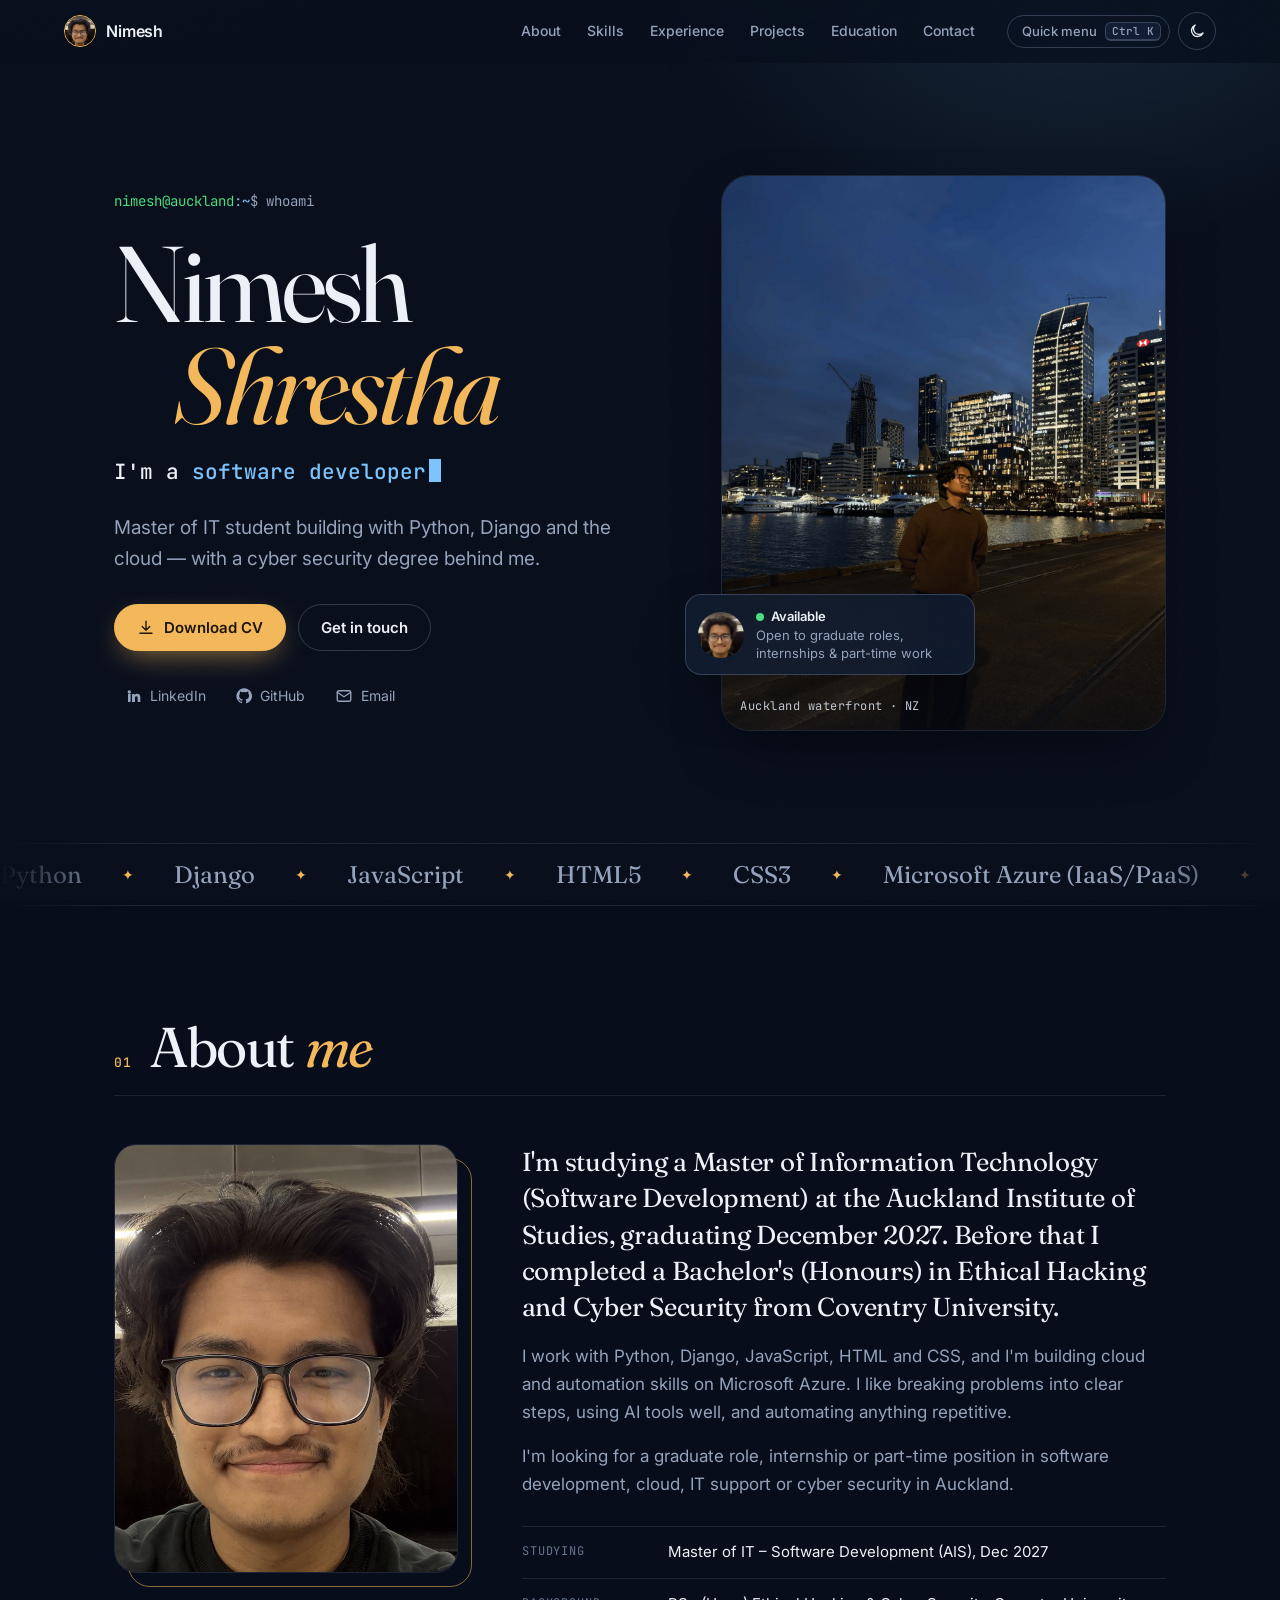
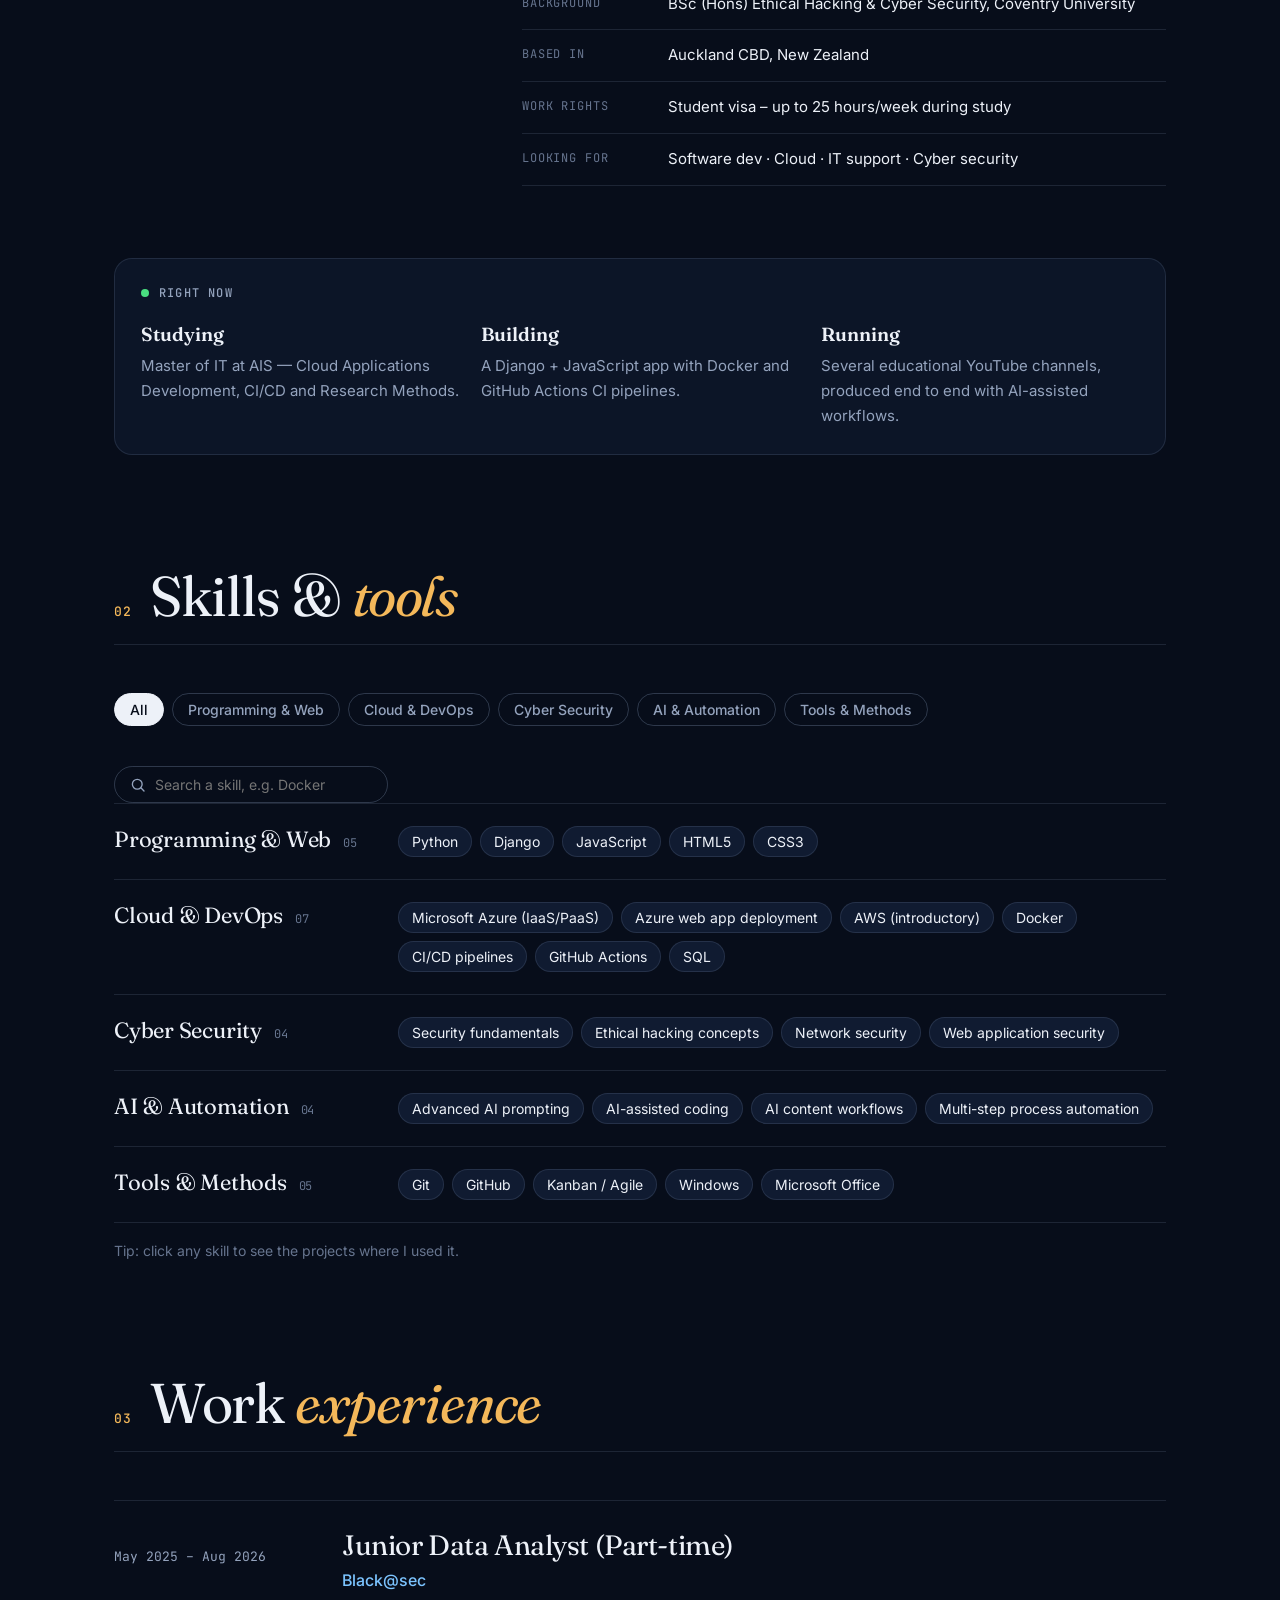
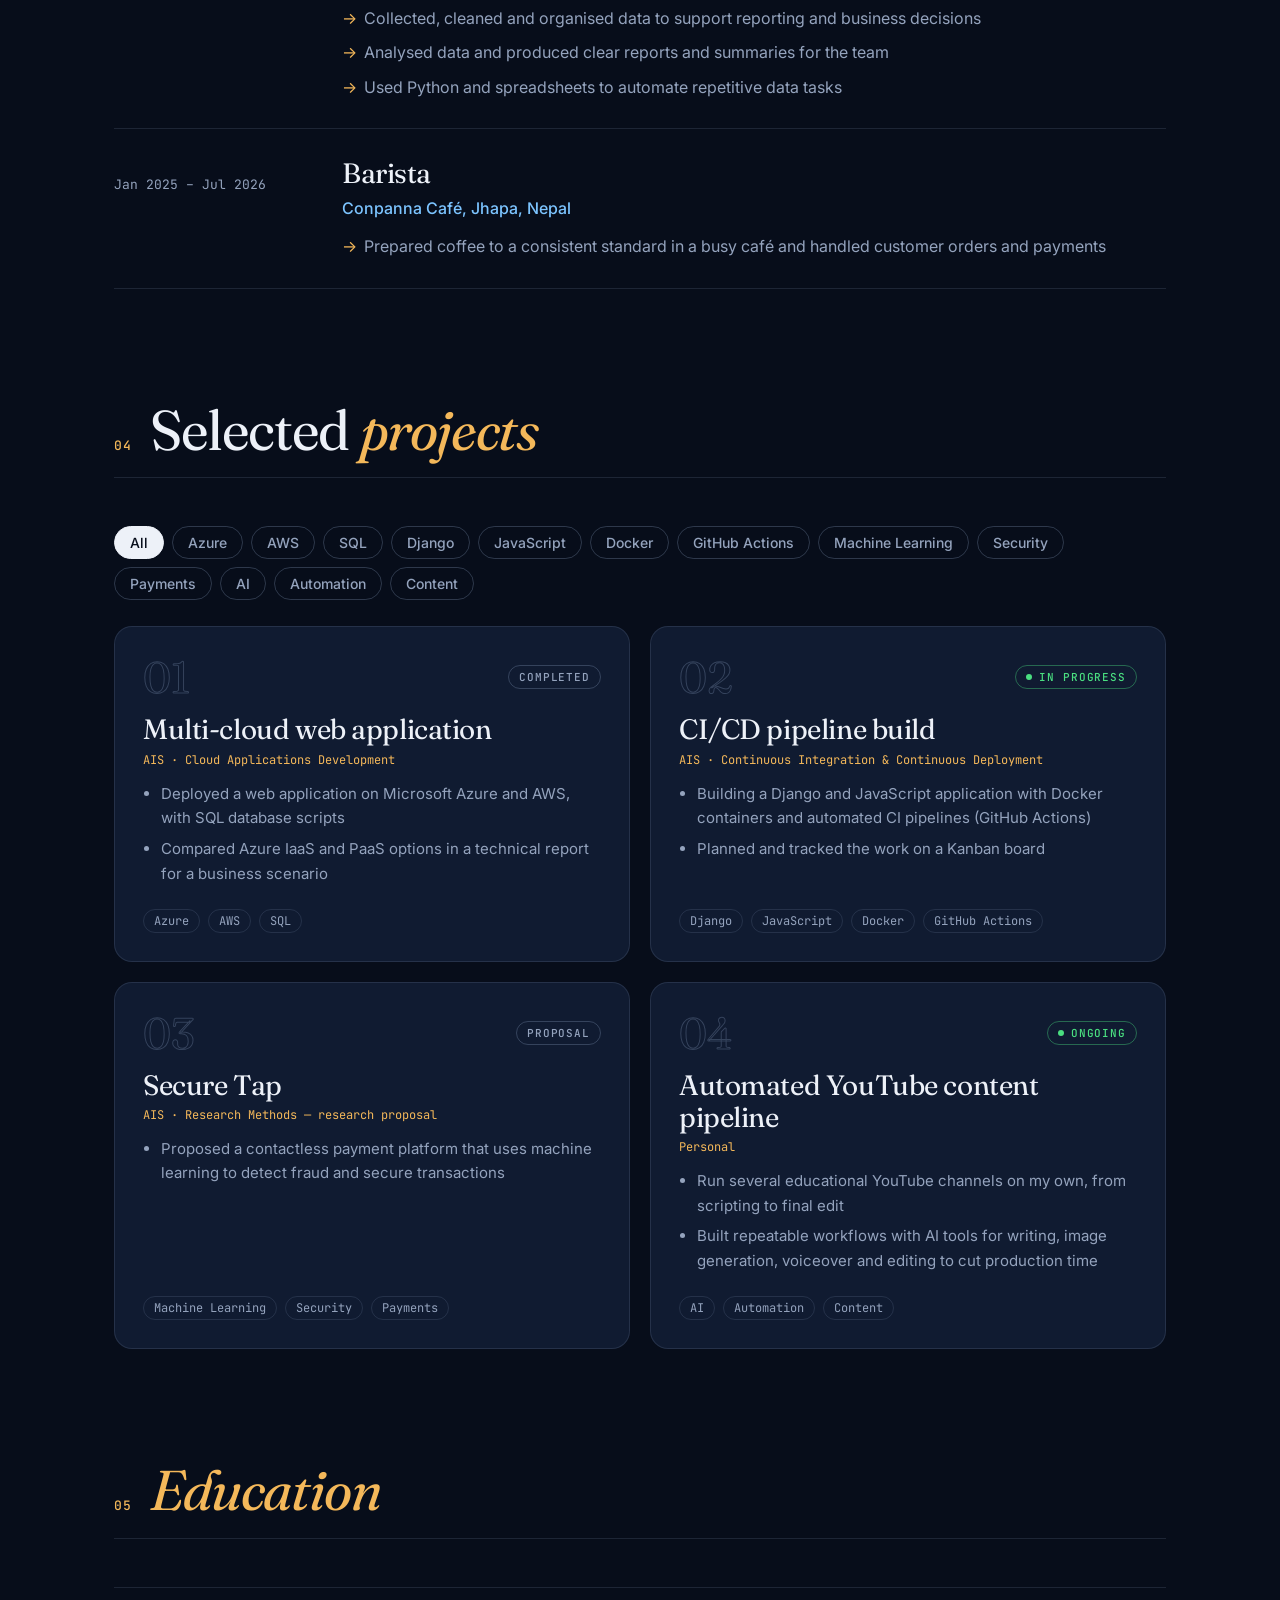
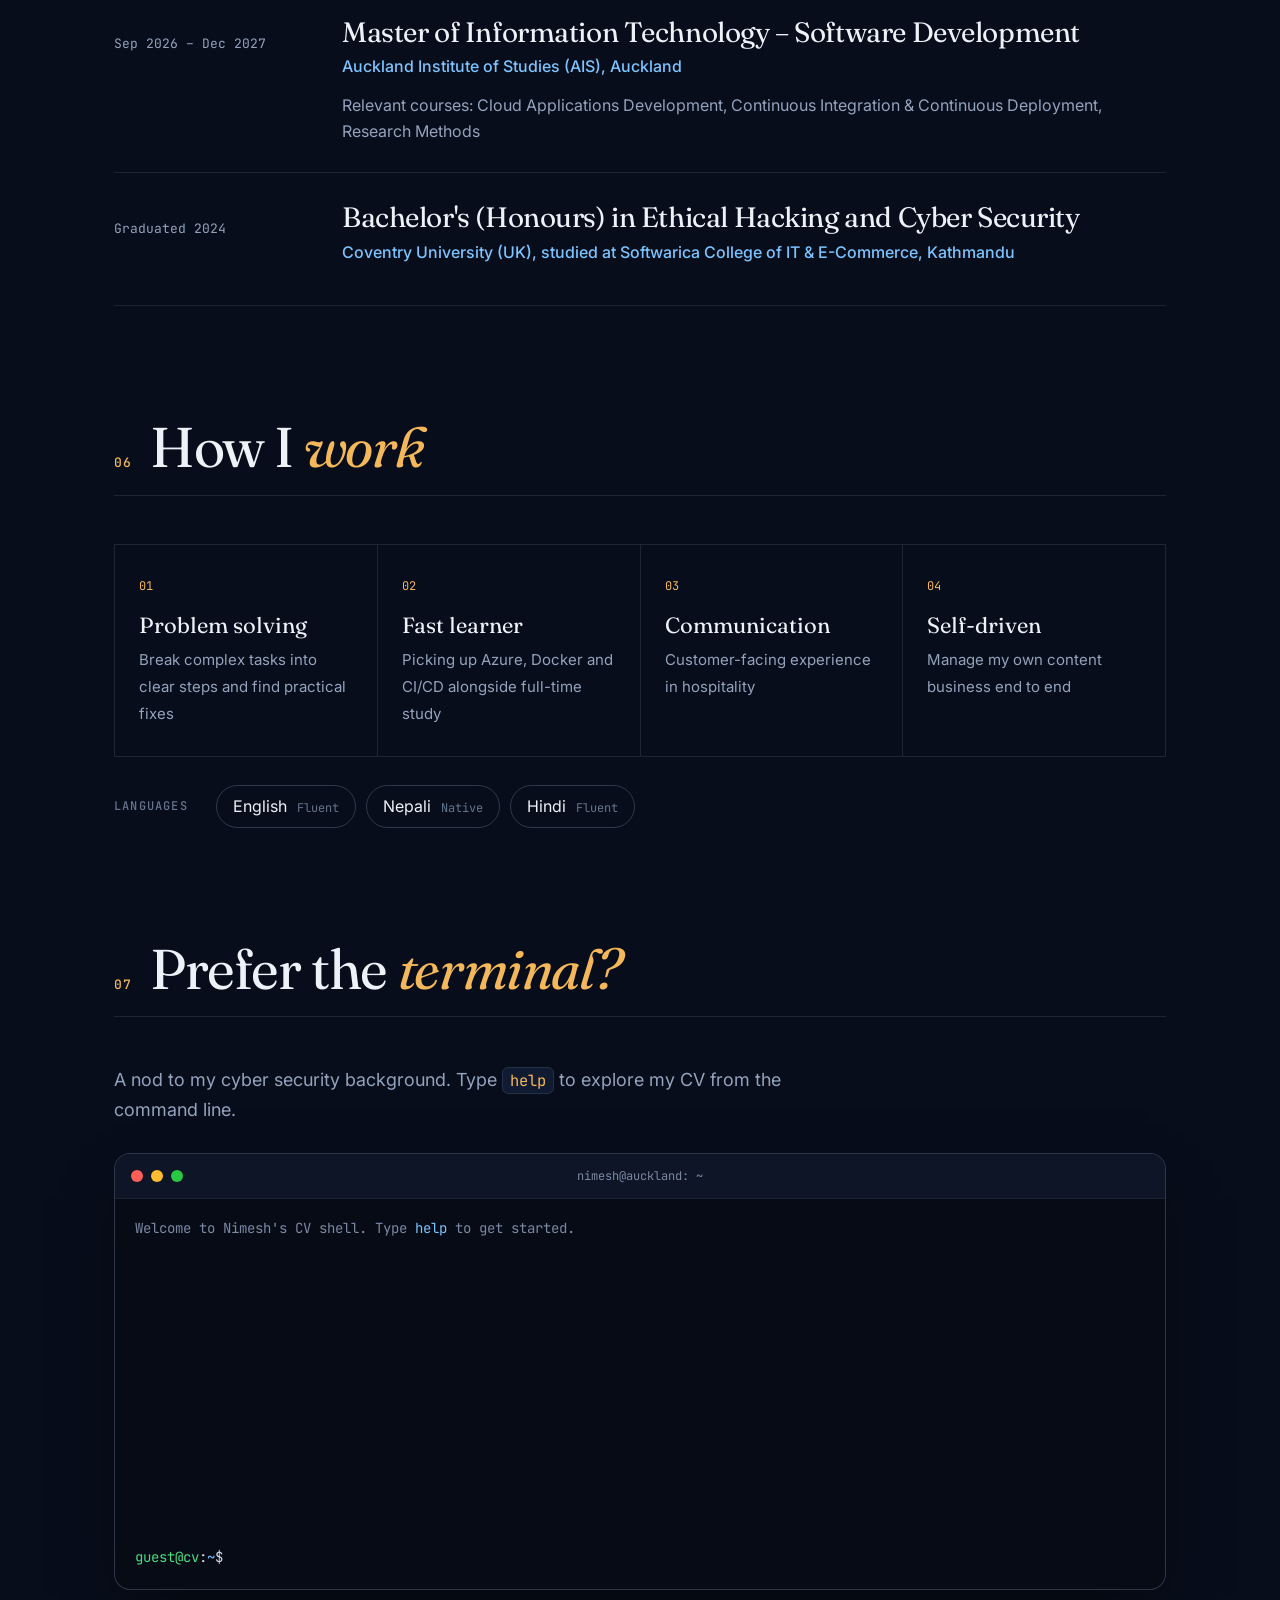
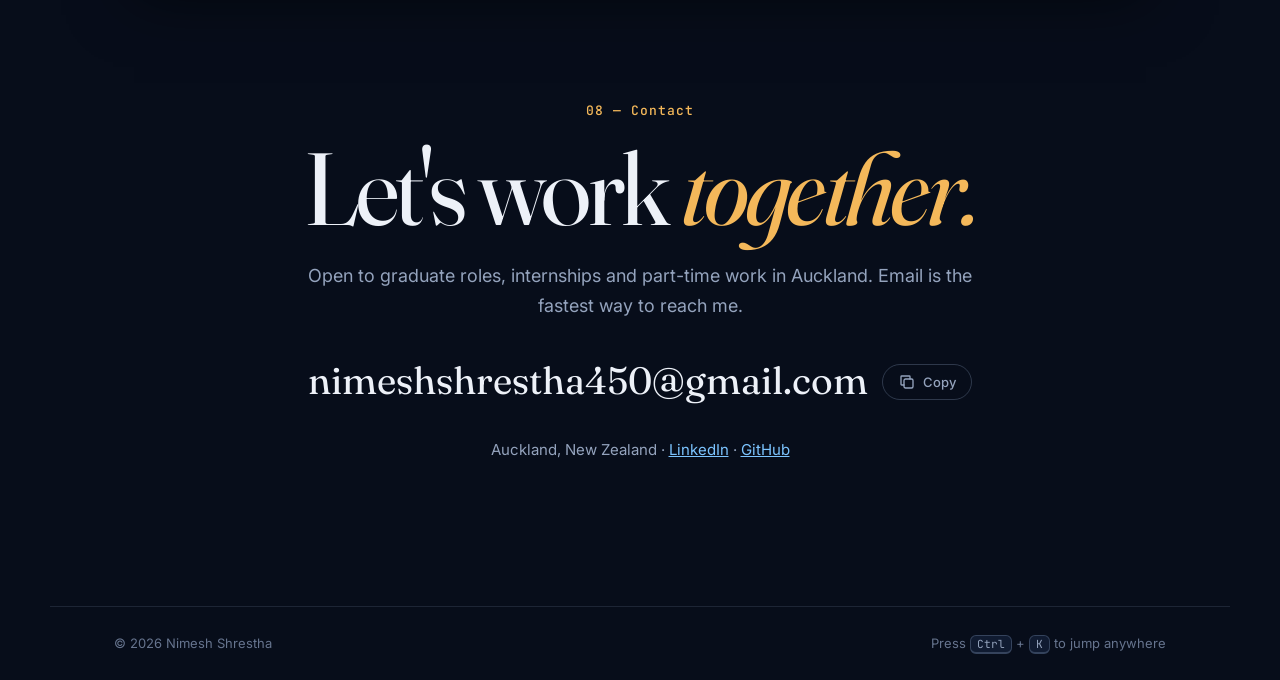
<file: index.html>
<!doctype html>
<html lang="en" data-theme="dark">
<head>
  <meta charset="utf-8">
  <meta name="viewport" content="width=device-width, initial-scale=1">
  <title>Nimesh Shrestha · Software Developer · Auckland</title>
  <meta name="description" content="Nimesh Shrestha – Master of IT (Software Development) student in Auckland with a cyber security degree. Python, Django, JavaScript, Azure, AWS, Docker, CI/CD.">
  <meta name="theme-color" content="#070d1a">
  <!-- Link preview (LinkedIn, WhatsApp, etc.). Must be full https:// addresses. -->
  <meta property="og:type" content="profile">
  <meta property="og:title" content="Nimesh Shrestha · Software Developer · Auckland">
  <meta property="og:description" content="Master of IT student · Python, Django, Azure, AWS, Docker, CI/CD · Cyber security graduate. Open to graduate roles & internships.">
  <meta property="og:image" content="https://kraken1719.github.io/images/og-image.jpg">
  <meta property="og:image:width" content="1200">
  <meta property="og:image:height" content="630">
  <meta property="og:url" content="https://kraken1719.github.io/">
  <link rel="canonical" href="https://kraken1719.github.io/">
  <meta name="twitter:card" content="summary_large_image">
  <link rel="icon" href="data:image/svg+xml,%3Csvg xmlns='http://www.w3.org/2000/svg' viewBox='0 0 64 64'%3E%3Crect width='64' height='64' rx='14' fill='%23070d1a'/%3E%3Ctext x='32' y='43' font-family='Georgia,serif' font-size='30' font-weight='700' text-anchor='middle' fill='%23f4b85a'%3ENS%3C/text%3E%3C/svg%3E">
  <link rel="preconnect" href="https://fonts.googleapis.com">
  <link rel="preconnect" href="https://fonts.gstatic.com" crossorigin>
  <link href="https://fonts.googleapis.com/css2?family=Fraunces:ital,opsz,wght@0,9..144,400;0,9..144,600;1,9..144,400;1,9..144,600&family=Inter:wght@400;500;600&family=JetBrains+Mono:wght@400;500&display=swap" rel="stylesheet">
  <link rel="stylesheet" href="style.css">
</head>
<body>
  <a class="skip" href="#about">Skip to content</a>
  <div class="progress" id="progress"></div>
  <div class="grain" aria-hidden="true"></div>

  <header class="nav" id="nav">
    <a href="#top" class="brand" aria-label="Back to top">
      <img id="navHeadshot" alt=""><span id="navName">Nimesh</span>
    </a>
    <nav class="links" id="links" aria-label="Sections">
      <a href="#about">About</a>
      <a href="#skills">Skills</a>
      <a href="#experience">Experience</a>
      <a href="#projects">Projects</a>
      <a href="#education">Education</a>
      <a href="#contact">Contact</a>
    </nav>
    <div class="nav-actions">
      <button class="kbd-btn" id="paletteBtn" aria-label="Open quick menu"><span>Quick menu</span><kbd>Ctrl K</kbd></button>
      <button class="icon-btn" id="themeBtn" aria-label="Switch light or dark theme" title="Switch theme">
        <svg viewBox="0 0 24 24" class="sun"><circle cx="12" cy="12" r="4.5"/><path d="M12 2v2.5M12 19.5V22M2 12h2.5M19.5 12H22M4.9 4.9l1.8 1.8M17.3 17.3l1.8 1.8M4.9 19.1l1.8-1.8M17.3 6.7l1.8-1.8"/></svg>
        <svg viewBox="0 0 24 24" class="moon"><path d="M20 14.5A8 8 0 1 1 9.5 4a6.5 6.5 0 0 0 10.5 10.5z"/></svg>
      </button>
      <button class="icon-btn menu-btn" id="menuBtn" aria-label="Open menu" aria-expanded="false">
        <svg viewBox="0 0 24 24"><path d="M4 7h16M4 12h16M4 17h16"/></svg>
      </button>
    </div>
  </header>

  <main id="top">
    <!-- ================= HERO ================= -->
    <section class="hero">
      <div class="hero-text">
        <p class="prompt"><span class="p-user">nimesh@auckland</span>:<span class="p-path">~</span>$ whoami</p>
        <h1 id="name"></h1>
        <p class="typed">I'm a <span id="typed"></span><span class="caret" aria-hidden="true"></span></p>
        <p class="headline" id="headline"></p>
        <div class="cta">
          <a class="btn primary" id="cvBtn" download>
            <svg viewBox="0 0 24 24"><path d="M12 3v12m0 0-5-5m5 5 5-5M4 19h16"/></svg>Download CV
          </a>
          <a class="btn ghost" href="#contact">Get in touch</a>
        </div>
        <div class="socials" id="socials"></div>
      </div>

      <div class="hero-visual">
        <figure class="hero-photo" id="heroPhoto">
          <img id="photo" alt="Nimesh on the Auckland waterfront at night">
          <figcaption>Auckland waterfront · NZ</figcaption>
        </figure>
        <div class="status-card">
          <img id="statusHeadshot" alt="">
          <div>
            <p class="status-line"><span class="live"></span>Available</p>
            <p id="availability"></p>
          </div>
        </div>
      </div>
    </section>

    <div class="ticker" aria-hidden="true"><div class="ticker-track" id="ticker"></div></div>

    <!-- ================= ABOUT ================= -->
    <section id="about" class="section">
      <header class="sec-head reveal"><span class="sec-num">01</span><h2>About <em>me</em></h2></header>
      <div class="about-grid">
        <figure class="portrait reveal"><img id="headshot" alt="Portrait of Nimesh Shrestha"></figure>
        <div class="reveal">
          <div id="aboutText" class="about-text"></div>
          <dl class="glance" id="glance"></dl>
        </div>
      </div>
      <div class="now reveal">
        <p class="now-label"><span class="live"></span>Right now</p>
        <div class="now-grid" id="now"></div>
      </div>
    </section>

    <!-- ================= SKILLS ================= -->
    <section id="skills" class="section">
      <header class="sec-head reveal"><span class="sec-num">02</span><h2>Skills &amp; <em>tools</em></h2></header>
      <div class="skill-tools reveal">
        <div class="chips" id="skillFilters" role="group" aria-label="Filter skills"></div>
        <label class="search">
          <svg viewBox="0 0 24 24"><circle cx="11" cy="11" r="6.5"/><path d="m20 20-4.2-4.2"/></svg>
          <input type="search" id="skillSearch" placeholder="Search a skill, e.g. Docker" aria-label="Search skills">
        </label>
      </div>
      <div class="skill-rows reveal" id="skillRows"></div>
      <p class="hint reveal">Tip: click any skill to see the projects where I used it.</p>
    </section>

    <!-- ================= EXPERIENCE ================= -->
    <section id="experience" class="section">
      <header class="sec-head reveal"><span class="sec-num">03</span><h2>Work <em>experience</em></h2></header>
      <div class="rows" id="experienceRows"></div>
    </section>

    <!-- ================= PROJECTS ================= -->
    <section id="projects" class="section">
      <header class="sec-head reveal"><span class="sec-num">04</span><h2>Selected <em>projects</em></h2></header>
      <div class="chips reveal" id="projectFilters" role="group" aria-label="Filter projects"></div>
      <div class="project-grid" id="projectGrid"></div>
    </section>

    <!-- ================= EDUCATION ================= -->
    <section id="education" class="section">
      <header class="sec-head reveal"><span class="sec-num">05</span><h2><em>Education</em></h2></header>
      <div class="rows" id="educationRows"></div>
      <div id="certWrap" hidden>
        <h3 class="sub reveal">Certifications</h3>
        <div class="rows" id="certRows"></div>
      </div>
    </section>

    <!-- ================= STRENGTHS ================= -->
    <section id="strengths" class="section">
      <header class="sec-head reveal"><span class="sec-num">06</span><h2>How I <em>work</em></h2></header>
      <div class="strength-grid" id="strengthGrid"></div>
      <div class="langs reveal"><span class="langs-label">Languages</span><div id="langs"></div></div>
    </section>

    <!-- ================= TERMINAL ================= -->
    <section id="terminal" class="section">
      <header class="sec-head reveal"><span class="sec-num">07</span><h2>Prefer the <em>terminal?</em></h2></header>
      <p class="lead reveal">A nod to my cyber security background. Type <code>help</code> to explore my CV from the command line.</p>
      <div class="term reveal" id="term">
        <div class="term-bar"><span></span><span></span><span></span><p>nimesh@auckland: ~</p></div>
        <div class="term-body" id="termBody" aria-live="polite"></div>
        <form class="term-input" id="termForm" autocomplete="off">
          <label for="termIn"><span class="p-user">guest@cv</span>:<span class="p-path">~</span>$</label>
          <input id="termIn" spellcheck="false" aria-label="Terminal command">
        </form>
      </div>
    </section>

    <!-- ================= CONTACT ================= -->
    <section id="contact" class="section contact">
      <p class="sec-num reveal">08 — Contact</p>
      <h2 class="contact-title reveal">Let's work <em>together.</em></h2>
      <p class="lead reveal">Open to graduate roles, internships and part-time work in Auckland. Email is the fastest way to reach me.</p>
      <div class="mail-wrap reveal">
        <a class="mail" id="mailLink"></a>
        <button class="copy" id="copyBtn" aria-label="Copy email address">
          <svg viewBox="0 0 24 24"><rect x="8" y="8" width="12" height="12" rx="2"/><path d="M16 8V5a1 1 0 0 0-1-1H5a1 1 0 0 0-1 1v10a1 1 0 0 0 1 1h3"/></svg>Copy
        </button>
      </div>
      <p class="contact-meta reveal" id="contactMeta"></p>
    </section>
  </main>

  <footer class="foot">
    <span>© <span id="year"></span> <span id="footName"></span></span>
    <span>Press <kbd>Ctrl</kbd> + <kbd>K</kbd> to jump anywhere</span>
  </footer>

  <!-- Command palette -->
  <div class="palette" id="palette" hidden>
    <div class="palette-box" role="dialog" aria-modal="true" aria-label="Quick menu">
      <input id="paletteIn" placeholder="Jump to a section or run an action…" aria-label="Search actions">
      <ul id="paletteList" role="listbox"></ul>
      <p class="palette-foot"><kbd>↑</kbd><kbd>↓</kbd> move · <kbd>Enter</kbd> select · <kbd>Esc</kbd> close</p>
    </div>
  </div>

  <div class="toast" id="toast" role="status"></div>

  <script src="data.js"></script>
  <script src="script.js"></script>
</body>
</html>
</file>
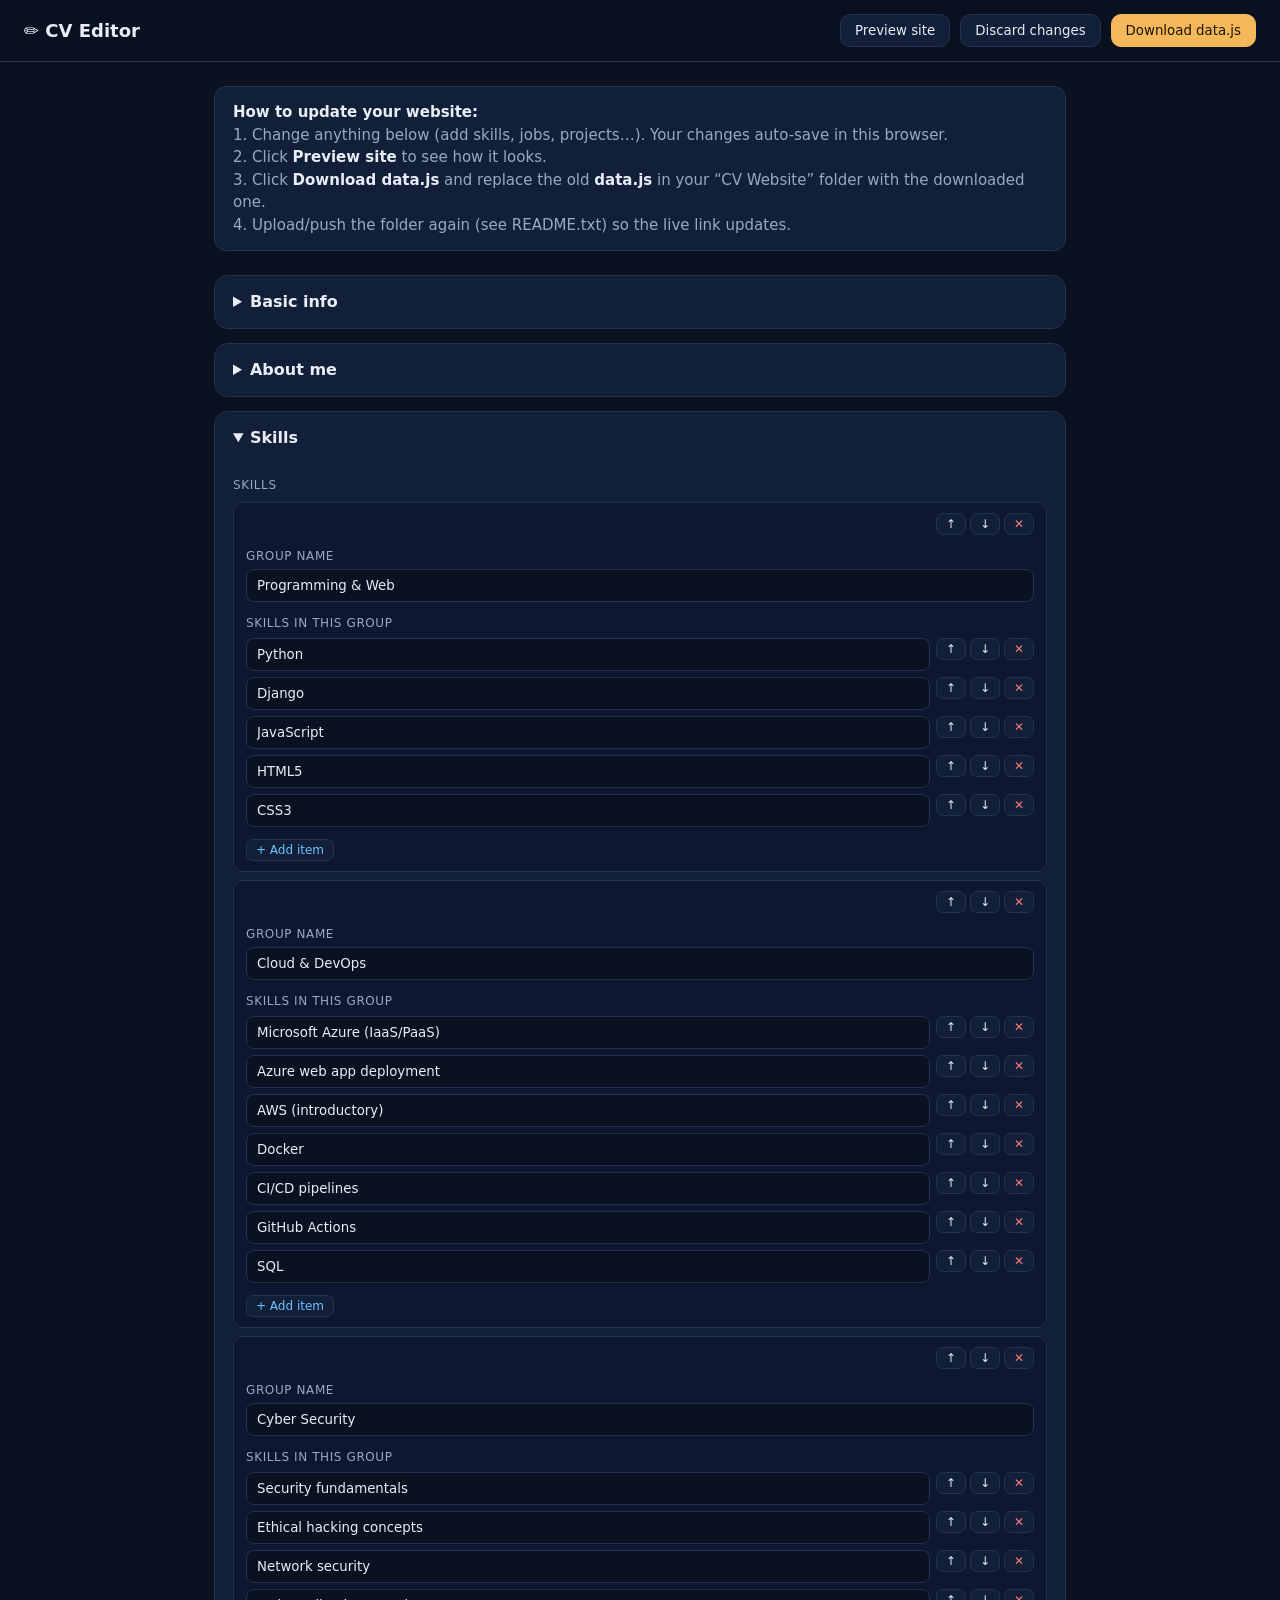
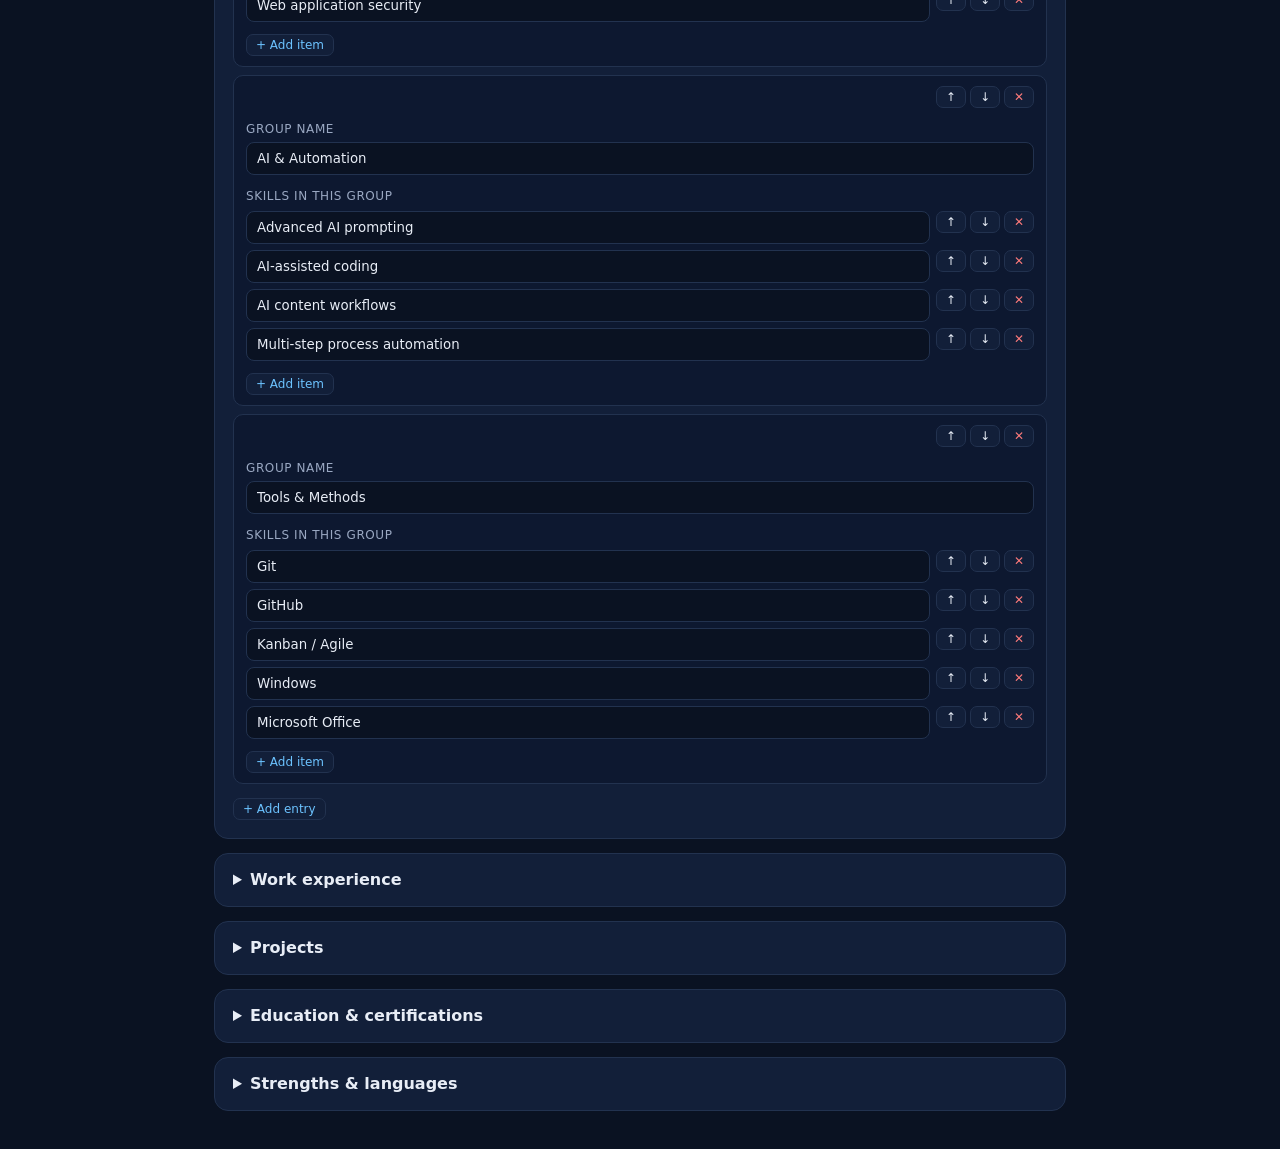
<file: editor.html>
<!doctype html>
<html lang="en">
<head>
<meta charset="utf-8">
<meta name="viewport" content="width=device-width, initial-scale=1">
<meta name="robots" content="noindex">
<title>CV Editor</title>
<style>
  :root { --bg:#0a1222; --card:#121f39; --line:#22324f; --text:#e8edf6; --muted:#9aa8c2; --accent:#f4b85a; --blue:#6cc3ff; --red:#ff7b7b; }
  * { box-sizing: border-box; }
  body { margin:0; background:var(--bg); color:var(--text); font:15px/1.5 Inter, system-ui, Segoe UI, sans-serif; }
  header { position:sticky; top:0; z-index:5; display:flex; flex-wrap:wrap; gap:10px; align-items:center;
    padding:14px 24px; background:#0a1222ee; border-bottom:1px solid var(--line); backdrop-filter:blur(8px); }
  header h1 { font-size:18px; margin:0 auto 0 0; }
  button { font:600 14px inherit; font-family:inherit; cursor:pointer; border-radius:10px; border:1px solid var(--line);
    background:var(--card); color:var(--text); padding:8px 14px; }
  button:hover { border-color:var(--blue); }
  button.primary { background:var(--accent); color:#1a1205; border-color:var(--accent); }
  button.small { padding:3px 9px; font-size:12px; border-radius:7px; }
  button.del { color:var(--red); }
  main { max-width:900px; margin:0 auto; padding:24px; }
  .help { background:var(--card); border:1px solid var(--line); border-radius:12px; padding:14px 18px; color:var(--muted); margin-bottom:24px; }
  .help b { color:var(--text); }
  details.sec { background:var(--card); border:1px solid var(--line); border-radius:14px; margin-bottom:14px; }
  details.sec > summary { padding:14px 18px; font-weight:600; cursor:pointer; font-size:16px; }
  .sec-body { padding:0 18px 18px; }
  label { display:block; font-size:12px; text-transform:uppercase; letter-spacing:.05em; color:var(--muted); margin:12px 0 4px; }
  input[type=text], textarea { width:100%; background:#0a1222; color:var(--text); border:1px solid var(--line);
    border-radius:8px; padding:8px 10px; font:14px inherit; font-family:inherit; }
  textarea { min-height:64px; resize:vertical; }
  input[type=checkbox] { transform:scale(1.2); }
  .item { border:1px solid var(--line); border-radius:10px; padding:10px 12px; margin:8px 0; background:#0d1830; }
  .row { display:flex; gap:6px; align-items:flex-start; margin:6px 0; }
  .row > :first-child { flex:1; }
  .item-bar { display:flex; gap:6px; justify-content:flex-end; }
  .add { margin-top:6px; color:var(--blue); }
  #status { color:var(--muted); font-size:13px; }
</style>
</head>
<body>
<header>
  <h1>✏️ CV Editor</h1>
  <span id="status"></span>
  <button onclick="preview()">Preview site</button>
  <button onclick="resetDraft()">Discard changes</button>
  <button class="primary" onclick="download()">Download data.js</button>
</header>
<main>
  <div class="help">
    <b>How to update your website:</b><br>
    1. Change anything below (add skills, jobs, projects…). Your changes auto-save in this browser.<br>
    2. Click <b>Preview site</b> to see how it looks.<br>
    3. Click <b>Download data.js</b> and replace the old <b>data.js</b> in your “CV Website” folder with the downloaded one.<br>
    4. Upload/push the folder again (see README.txt) so the live link updates.
  </div>
  <div id="form"></div>
</main>

<script src="data.js"></script>
<script>
const LABELS = {
  name:"Full name", headline:"Headline", roles:"Rotating job titles (typing effect)", location:"Location", email:"Email",
  phone:"Phone", showPhone:"Show phone number on the website", github:"GitHub URL", linkedin:"LinkedIn URL",
  cvFile:"CV PDF file path", photo:"Main photo path", headshot:"Headshot photo path", glance:"At a glance (facts)", now:"Right now", status:"Status (e.g. Completed / In progress)", availability:"Availability badge",
  workRights:"Work rights line", about:"About me paragraphs", stats:"Number highlights", skills:"Skills",
  experience:"Work experience", projects:"Projects", education:"Education", certifications:"Certifications",
  strengths:"Key strengths", languages:"Languages", group:"Group name", items:"Skills in this group",
  role:"Job title", org:"Company", dates:"Dates", points:"Bullet points", title:"Title", context:"Context / where",
  tags:"Tags", link:"Link (optional)", degree:"Qualification", school:"Institution", details:"Details",
  value:"Number", label:"Label", text:"Description", level:"Level", issuer:"Issuer"
};
const TEMPLATES = {
  certifications: { name:"", issuer:"", dates:"", details:"" },
};
const original = JSON.parse(JSON.stringify(window.CV_DATA));
let data = JSON.parse(localStorage.getItem("cvDraft") || "null") || JSON.parse(JSON.stringify(original));

const SECTIONS = [
  ["Basic info", ["name","headline","roles","location","email","phone","showPhone","github","linkedin","availability","cvFile","photo","headshot"]],
  ["About me", ["about","glance","now"]],
  ["Skills", ["skills"]],
  ["Work experience", ["experience"]],
  ["Projects", ["projects"]],
  ["Education & certifications", ["education","certifications"]],
  ["Strengths & languages", ["strengths","languages"]],
];

function save() {
  localStorage.setItem("cvDraft", JSON.stringify(data));
  document.getElementById("status").textContent = "Saved in browser · " + new Date().toLocaleTimeString();
}
function blankLike(v) {
  if (Array.isArray(v)) return [];
  if (v && typeof v === "object") { const o = {}; for (const k in v) o[k] = blankLike(v[k]); return o; }
  return typeof v === "boolean" ? false : "";
}
const isLong = (k, v) => ["about","details","text","points"].includes(k) || (typeof v === "string" && v.length > 70);

function field(parent, key, label, root) {
  const v = root[key];
  const wrap = document.createElement("div");
  const lab = document.createElement("label"); lab.textContent = LABELS[label] || label; wrap.appendChild(lab);

  if (typeof v === "boolean") {
    const c = document.createElement("input"); c.type = "checkbox"; c.checked = v;
    c.onchange = () => { root[key] = c.checked; save(); };
    wrap.appendChild(c);
  } else if (Array.isArray(v)) {
    const box = document.createElement("div");
    const sample = v[0] ?? TEMPLATES[key] ?? "";
    const isObj = typeof sample === "object";
    v.forEach((item, i) => {
      const el = document.createElement("div");
      el.className = isObj ? "item" : "row";
      const bar = document.createElement("div"); bar.className = isObj ? "item-bar" : "";
      bar.style.display = "flex"; bar.style.gap = "4px";
      const mk = (t, fn, cls) => { const b = document.createElement("button"); b.className = "small " + (cls||""); b.textContent = t; b.title = {"↑":"Move up","↓":"Move down","✕":"Remove"}[t]; b.onclick = fn; return b; };
      bar.append(
        mk("↑", () => { if (i > 0) { [v[i-1], v[i]] = [v[i], v[i-1]]; save(); render(); } }),
        mk("↓", () => { if (i < v.length-1) { [v[i+1], v[i]] = [v[i], v[i+1]]; save(); render(); } }),
        mk("✕", () => { if (confirmRemove()) { v.splice(i,1); save(); render(); } }, "del"));
      if (isObj) { el.appendChild(bar); for (const k in item) field(el, k, k, item); }
      else {
        const inp = input(key, item, (val) => { v[i] = val; save(); });
        el.append(inp, bar);
      }
      box.appendChild(el);
    });
    const add = document.createElement("button"); add.className = "small add";
    add.textContent = "+ Add " + (isObj ? "entry" : "item");
    add.onclick = () => { v.push(isObj ? blankLike(sample) : ""); save(); render(); };
    box.appendChild(add);
    wrap.appendChild(box);
  } else {
    wrap.appendChild(input(key, v, (val) => { root[key] = val; save(); }));
  }
  parent.appendChild(wrap);
}
function input(key, value, onChange) {
  const el = isLong(key, value) ? document.createElement("textarea") : Object.assign(document.createElement("input"), { type:"text" });
  el.value = value ?? ""; el.oninput = () => onChange(el.value);
  return el;
}
function confirmRemove() { return true; } // removal can be undone with "Discard changes"

function render() {
  const open = [...document.querySelectorAll("details.sec")].map(d => d.open);
  const form = document.getElementById("form"); form.innerHTML = "";
  SECTIONS.forEach(([title, keys], idx) => {
    const d = document.createElement("details"); d.className = "sec"; d.open = open.length ? open[idx] : idx === 2;
    d.innerHTML = `<summary>${title}</summary>`;
    const body = document.createElement("div"); body.className = "sec-body";
    keys.forEach(k => { if (k in data) field(body, k, k, data); });
    d.appendChild(body); form.appendChild(d);
  });
}
function preview() { save(); window.open("index.html?preview", "_blank"); }
function resetDraft() {
  if (!window.confirmReset) { window.confirmReset = true; document.getElementById("status").textContent = "Click “Discard changes” again to confirm"; setTimeout(() => window.confirmReset = false, 3000); return; }
  localStorage.removeItem("cvDraft"); data = JSON.parse(JSON.stringify(original)); render();
  document.getElementById("status").textContent = "Reset to the current data.js";
}
function download() {
  const header = "/* =====================================================================\n   YOUR CV CONTENT LIVES HERE.\n   Edit this file (or use editor.html) to change anything on the site.\n   Newest items go FIRST in each list.\n   ===================================================================== */\n";
  const blob = new Blob([header + "window.CV_DATA = " + JSON.stringify(data, null, 2) + ";\n"], { type:"text/javascript" });
  const a = document.createElement("a"); a.href = URL.createObjectURL(blob); a.download = "data.js"; a.click();
}
render();
</script>
</body>
</html>
</file>
<file: style.css>
/* =========================================================
   Theme: "Auckland at night" – ink blue, sodium-amber lights,
   harbour blue. Light theme = warm paper.
   ========================================================= */
:root {
  --bg: #070d1a;
  --bg-2: #0c1527;
  --surface: #101b31;
  --surface-2: #15223c;
  --line: rgba(160, 180, 215, .14);
  --line-strong: rgba(160, 180, 215, .26);
  --text: #edf1f8;
  --muted: #94a3bd;
  --faint: #66748e;
  --amber: #f4b85a;
  --amber-ink: #1c1304;
  --blue: #7cc4ff;
  --green: #4ade80;
  --shadow: 0 24px 60px -20px rgba(0, 0, 0, .6);
  --r: 18px;
  --serif: "Fraunces", Georgia, "Times New Roman", serif;
  --sans: "Inter", system-ui, -apple-system, "Segoe UI", Roboto, sans-serif;
  --mono: "JetBrains Mono", ui-monospace, Consolas, monospace;
  --pad: clamp(20px, 5vw, 72px);
  --max: 1180px;
}
[data-theme="light"] {
  --bg: #f5f2ea;
  --bg-2: #ede8dc;
  --surface: #fffdf8;
  --surface-2: #f3eee3;
  --line: rgba(40, 35, 20, .12);
  --line-strong: rgba(40, 35, 20, .22);
  --text: #18202f;
  --muted: #545e70;
  --faint: #8a8f99;
  --amber: #b4690a;
  --amber-ink: #fffaf0;
  --blue: #1d64a8;
  --green: #16a34a;
  --shadow: 0 24px 60px -24px rgba(40, 35, 20, .28);
}

*, *::before, *::after { box-sizing: border-box; }
html { scroll-behavior: smooth; scroll-padding-top: 84px; -webkit-text-size-adjust: 100%; }
body {
  margin: 0; background: var(--bg); color: var(--text);
  font: 400 16px/1.65 var(--sans); -webkit-font-smoothing: antialiased;
  transition: background-color .4s, color .4s; overflow-x: hidden;
}
body::before { /* soft city-glow in the background */
  content: ""; position: fixed; inset: -20% -10% auto -10%; height: 90vh; z-index: -1; pointer-events: none;
  background:
    radial-gradient(40% 50% at 78% 20%, color-mix(in srgb, var(--blue) 12%, transparent), transparent 70%),
    radial-gradient(35% 45% at 15% 0%, color-mix(in srgb, var(--amber) 9%, transparent), transparent 70%);
}
.grain { position: fixed; inset: 0; z-index: 100; pointer-events: none; opacity: .035;
  background-image: url("data:image/svg+xml,%3Csvg xmlns='http://www.w3.org/2000/svg' width='160' height='160'%3E%3Cfilter id='n'%3E%3CfeTurbulence type='fractalNoise' baseFrequency='.9' numOctaves='3'/%3E%3C/filter%3E%3Crect width='100%25' height='100%25' filter='url(%23n)'/%3E%3C/svg%3E"); }
a { color: inherit; }
img { max-width: 100%; display: block; }
em { font-style: italic; color: var(--amber); }
code, kbd { font-family: var(--mono); font-size: .86em; }
kbd { padding: 1px 6px; border: 1px solid var(--line-strong); border-bottom-width: 2px; border-radius: 6px; background: var(--surface); color: var(--muted); }
code { color: var(--amber); background: var(--surface); padding: 2px 7px; border-radius: 6px; border: 1px solid var(--line); }
svg { width: 18px; height: 18px; fill: none; stroke: currentColor; stroke-width: 1.8; stroke-linecap: round; stroke-linejoin: round; flex: none; }
::selection { background: var(--amber); color: var(--amber-ink); }
:focus-visible { outline: 2px solid var(--blue); outline-offset: 3px; border-radius: 8px; }
.skip { position: absolute; left: -999px; top: 8px; z-index: 200; background: var(--amber); color: var(--amber-ink); padding: 8px 14px; border-radius: 8px; }
.skip:focus { left: 8px; }

/* ================= Progress + nav ================= */
.progress { position: fixed; top: 0; left: 0; height: 2px; width: 0; z-index: 90;
  background: linear-gradient(90deg, var(--amber), var(--blue)); }
.nav {
  position: sticky; top: 0; z-index: 80; display: flex; align-items: center; gap: 20px;
  padding: 12px var(--pad);
  background: color-mix(in srgb, var(--bg) 78%, transparent);
  backdrop-filter: blur(14px) saturate(140%); -webkit-backdrop-filter: blur(14px) saturate(140%);
  border-bottom: 1px solid transparent; transition: border-color .3s;
}
.nav.scrolled { border-color: var(--line); }
.brand { display: flex; align-items: center; gap: 10px; text-decoration: none; font-weight: 600; letter-spacing: -.01em; }
.brand img { width: 32px; height: 32px; border-radius: 50%; object-fit: cover; border: 1.5px solid var(--amber); }
.links { display: flex; gap: 2px; margin-left: auto; }
.links a { position: relative; text-decoration: none; color: var(--muted); padding: 7px 12px; border-radius: 999px;
  font-size: 14px; font-weight: 500; transition: color .2s, background-color .2s; }
.links a:hover { color: var(--text); }
.links a.active { color: var(--text); background: var(--surface-2); }
.nav-actions { display: flex; gap: 8px; align-items: center; }
.kbd-btn { display: inline-flex; align-items: center; gap: 8px; background: transparent; border: 1px solid var(--line-strong);
  color: var(--muted); border-radius: 999px; padding: 6px 8px 6px 14px; cursor: pointer; font: 500 13px var(--sans); transition: border-color .2s, color .2s; }
.kbd-btn:hover { color: var(--text); border-color: var(--amber); }
.kbd-btn kbd { font-size: 11px; }
.icon-btn { display: grid; place-items: center; background: transparent; color: var(--text); border: 1px solid var(--line-strong);
  width: 38px; height: 38px; border-radius: 50%; cursor: pointer; transition: border-color .2s, transform .3s; }
.icon-btn:hover { border-color: var(--amber); }
#themeBtn:active { transform: rotate(40deg); }
[data-theme="dark"] .sun, [data-theme="light"] .moon { display: none; }
.menu-btn { display: none; }

/* ================= Hero ================= */
.hero {
  display: grid; grid-template-columns: minmax(0, 1.1fr) minmax(0, .9fr); gap: clamp(32px, 5vw, 80px); align-items: center;
  max-width: var(--max); margin: 0 auto; padding: clamp(28px, 5vw, 64px) var(--pad) clamp(40px, 5vw, 64px);
  min-height: calc(100svh - 120px);
}
.prompt { font: 400 14px var(--mono); color: var(--muted); margin: 0 0 22px; }
.p-user { color: var(--green); } .p-path { color: var(--blue); }
h1 {
  font-family: var(--serif); font-weight: 400; font-size: clamp(54px, 8.4vw, 112px); line-height: .95;
  letter-spacing: -.035em; margin: 0 0 22px; font-variation-settings: "opsz" 144;
}
h1 .l2 { display: block; font-style: italic; color: var(--amber); padding-left: .55em; }
h1 .ch { display: inline-block; opacity: 0; transform: translateY(.35em); animation: rise .8s cubic-bezier(.2,.8,.2,1) forwards; }
@keyframes rise { to { opacity: 1; transform: none; } }
.typed { font: 500 clamp(17px, 2vw, 21px) var(--mono); color: var(--text); margin: 0 0 18px; min-height: 1.7em; }
#typed { color: var(--blue); }
.caret { display: inline-block; width: .55em; height: 1.1em; margin-left: 3px; vertical-align: -3px; background: var(--blue); animation: blink 1.05s steps(1) infinite; }
@keyframes blink { 50% { opacity: 0; } }
.headline { font-size: clamp(17px, 1.6vw, 19px); color: var(--muted); max-width: 34em; margin: 0 0 30px; }
.cta { display: flex; flex-wrap: wrap; gap: 12px; margin-bottom: 26px; }
.btn { display: inline-flex; align-items: center; gap: 9px; text-decoration: none; cursor: pointer;
  padding: 13px 22px; border-radius: 999px; border: 1px solid var(--line-strong); background: transparent;
  color: var(--text); font: 600 15px var(--sans); transition: transform .2s, border-color .2s, background-color .2s, box-shadow .2s; }
.btn:hover { transform: translateY(-2px); border-color: var(--amber); }
.btn.primary { background: var(--amber); color: var(--amber-ink); border-color: var(--amber);
  box-shadow: 0 10px 30px -10px color-mix(in srgb, var(--amber) 70%, transparent); }
.btn.primary:hover { box-shadow: 0 16px 36px -10px color-mix(in srgb, var(--amber) 80%, transparent); }
.socials { display: flex; gap: 6px; flex-wrap: wrap; }
.socials a { display: inline-flex; align-items: center; gap: 8px; text-decoration: none; color: var(--muted);
  font-size: 14px; padding: 7px 12px; border-radius: 10px; transition: color .2s, background-color .2s; }
.socials a:hover { color: var(--text); background: var(--surface); }
.socials svg.fill { fill: currentColor; stroke: none; width: 16px; height: 16px; }

.hero-visual { position: relative; }
.hero-photo { position: relative; margin: 0; border-radius: 28px; overflow: hidden; box-shadow: var(--shadow);
  aspect-ratio: 4 / 5; border: 1px solid var(--line); transform-style: preserve-3d; transition: transform .4s cubic-bezier(.2,.8,.2,1); }
.hero-photo img { width: 100%; height: 110%; object-fit: cover; object-position: 50% 60%; transform: translateY(var(--py, 0)); }
.hero-photo::after { content: ""; position: absolute; inset: 0; background: linear-gradient(180deg, transparent 55%, rgba(4,8,18,.75)); }
.hero-photo figcaption { position: absolute; left: 18px; bottom: 16px; z-index: 1; font: 400 12px var(--mono); color: #d7deea; letter-spacing: .04em; }
.status-card { position: absolute; left: -36px; bottom: 56px; display: flex; gap: 12px; align-items: center; max-width: 290px;
  padding: 12px 16px 12px 12px; border-radius: 16px; background: color-mix(in srgb, var(--surface) 82%, transparent);
  backdrop-filter: blur(14px); -webkit-backdrop-filter: blur(14px); border: 1px solid var(--line-strong); box-shadow: var(--shadow);
  animation: float 6s ease-in-out infinite; }
@keyframes float { 50% { transform: translateY(-8px); } }
.status-card img { width: 46px; height: 46px; border-radius: 50%; object-fit: cover; }
.status-card p { margin: 0; font-size: 13px; line-height: 1.4; color: var(--muted); }
.status-line { font-weight: 600; color: var(--text) !important; display: flex; align-items: center; gap: 7px; }
.live { width: 8px; height: 8px; border-radius: 50%; background: var(--green); display: inline-block; flex: none;
  box-shadow: 0 0 0 0 color-mix(in srgb, var(--green) 60%, transparent); animation: pulse 2s infinite; }
@keyframes pulse { 70% { box-shadow: 0 0 0 9px transparent; } 100% { box-shadow: 0 0 0 0 transparent; } }

/* Ticker */
.ticker { border-block: 1px solid var(--line); overflow: hidden; padding: 16px 0;
  mask-image: linear-gradient(90deg, transparent, #000 10%, #000 90%, transparent); -webkit-mask-image: linear-gradient(90deg, transparent, #000 10%, #000 90%, transparent); }
.ticker-track { display: flex; gap: 40px; width: max-content; animation: marquee 50s linear infinite; }
.ticker:hover .ticker-track { animation-play-state: paused; }
.ticker-track span { font: 400 clamp(18px, 2vw, 24px) var(--serif); color: var(--muted); white-space: nowrap; display: flex; align-items: center; gap: 40px; }
.ticker-track span::after { content: "✦"; font-size: .6em; color: var(--amber); }
@keyframes marquee { to { transform: translateX(-50%); } }

/* ================= Sections ================= */
.section { max-width: var(--max); margin: 0 auto; padding: clamp(64px, 9vw, 112px) var(--pad) 0; }
.sec-head { display: flex; align-items: baseline; gap: 18px; margin-bottom: clamp(28px, 4vw, 48px); padding-bottom: 18px; border-bottom: 1px solid var(--line); }
.sec-num { font: 500 13px var(--mono); color: var(--amber); letter-spacing: .08em; margin: 0; }
h2 { font-family: var(--serif); font-weight: 400; font-size: clamp(34px, 5vw, 56px); line-height: 1.05; letter-spacing: -.025em; margin: 0; }
h3.sub { font: 500 13px var(--mono); color: var(--muted); text-transform: uppercase; letter-spacing: .1em; margin: 48px 0 8px; }
.lead { color: var(--muted); font-size: 18px; max-width: 40em; margin: 0 0 28px; }
.reveal { opacity: 0; transform: translateY(26px); transition: opacity .8s cubic-bezier(.2,.8,.2,1), transform .8s cubic-bezier(.2,.8,.2,1); transition-delay: var(--d, 0s); }
.reveal.in { opacity: 1; transform: none; }

/* About */
.about-grid { display: grid; grid-template-columns: minmax(0, .8fr) minmax(0, 1.5fr); gap: clamp(28px, 5vw, 72px); align-items: start; }
.portrait { margin: 0; position: relative; }
.portrait img { width: 100%; aspect-ratio: 4/5; object-fit: cover; object-position: 50% 35%; border-radius: 22px; border: 1px solid var(--line);
  filter: saturate(.92); transition: transform .5s cubic-bezier(.2,.8,.2,1), filter .5s; }
.portrait::before { content: ""; position: absolute; inset: 14px -14px -14px 14px; border: 1px solid var(--amber); border-radius: 22px; z-index: -1; opacity: .55; transition: transform .5s; }
.portrait:hover img { transform: translate(-4px, -4px); filter: saturate(1.05); }
.portrait:hover::before { transform: translate(4px, 4px); }
.about-text p { margin: 0 0 16px; font-size: 17px; color: var(--muted); }
.about-text p:first-child { font-family: var(--serif); font-size: clamp(21px, 2.2vw, 26px); line-height: 1.4; color: var(--text); letter-spacing: -.01em; }
.glance { margin: 28px 0 0; display: grid; border-top: 1px solid var(--line); }
.glance div { display: grid; grid-template-columns: 130px 1fr; gap: 16px; padding: 13px 0; border-bottom: 1px solid var(--line); }
.glance dt { font: 400 12px var(--mono); color: var(--faint); text-transform: uppercase; letter-spacing: .08em; padding-top: 3px; }
.glance dd { margin: 0; font-size: 15px; }
.now { margin-top: clamp(48px, 6vw, 72px); padding: 26px; border: 1px solid var(--line); border-radius: var(--r); background: var(--bg-2); }
.now-label { display: flex; align-items: center; gap: 10px; margin: 0 0 18px; font: 500 12px var(--mono); text-transform: uppercase; letter-spacing: .1em; color: var(--muted); }
.now-grid { display: grid; grid-template-columns: repeat(auto-fit, minmax(230px, 1fr)); gap: 22px; }
.now-grid b { display: block; font-family: var(--serif); font-weight: 600; font-size: 19px; margin-bottom: 4px; }
.now-grid p { margin: 0; color: var(--muted); font-size: 15px; }

/* Chips */
.chips { display: flex; flex-wrap: wrap; gap: 8px; margin-bottom: 26px; }
.chip { border: 1px solid var(--line-strong); background: transparent; color: var(--muted); cursor: pointer;
  padding: 7px 15px; border-radius: 999px; font: 500 14px var(--sans); transition: color .2s, border-color .2s, background-color .2s; }
.chip:hover { color: var(--text); border-color: var(--text); }
.chip.on { background: var(--text); color: var(--bg); border-color: var(--text); }
.chip .n { font: 400 11px var(--mono); opacity: .6; margin-left: 6px; }

/* Skills */
.skill-tools { display: flex; flex-wrap: wrap; gap: 14px; justify-content: space-between; align-items: flex-start; }
.search { display: flex; align-items: center; gap: 8px; border: 1px solid var(--line-strong); border-radius: 999px; padding: 0 14px; color: var(--muted);
  min-width: 260px; transition: border-color .2s; }
.search:focus-within { border-color: var(--blue); }
.search input { background: transparent; border: 0; outline: 0; color: var(--text); font: 14px var(--sans); padding: 9px 0; width: 100%; }
.skill-rows { border-top: 1px solid var(--line); }
.skill-row { display: grid; grid-template-columns: 260px 1fr; gap: 24px; padding: 22px 0; border-bottom: 1px solid var(--line); align-items: start; }
.skill-row h3 { margin: 0; font: 400 22px/1.2 var(--serif); letter-spacing: -.01em; display: flex; gap: 12px; align-items: baseline; }
.skill-row h3 small { font: 400 12px var(--mono); color: var(--faint); }
.tags { display: flex; flex-wrap: wrap; gap: 8px; }
.tag { font-size: 14px; padding: 6px 13px; border-radius: 999px; background: var(--surface); color: var(--text); border: 1px solid var(--line);
  transition: border-color .2s, background-color .2s, color .2s, transform .2s; }
button.tag { cursor: pointer; font-family: var(--sans); }
button.tag:hover { border-color: var(--amber); transform: translateY(-2px); }
.tag.hit { background: var(--amber); color: var(--amber-ink); border-color: var(--amber); }
.tag.sm { font: 400 12px var(--mono); padding: 3px 10px; color: var(--muted); background: transparent; }
.hint { color: var(--faint); font-size: 14px; margin: 16px 0 0; }
.empty { color: var(--muted); font-style: italic; padding: 24px 0; }

/* Rows (experience / education) */
.rows { border-top: 1px solid var(--line); }
.row { display: grid; grid-template-columns: 200px 1fr; gap: 28px; padding: 28px 0; border-bottom: 1px solid var(--line); position: relative; }
.row::before { content: ""; position: absolute; left: 0; top: -1px; height: 1px; width: 0; background: var(--amber); transition: width .7s cubic-bezier(.2,.8,.2,1); }
.row:hover::before { width: 100%; }
.row-date { font: 400 13px var(--mono); color: var(--muted); padding-top: 6px; }
.row h3 { margin: 0 0 4px; font: 400 clamp(22px, 2.4vw, 28px)/1.2 var(--serif); letter-spacing: -.015em; }
.row .org { margin: 0 0 12px; color: var(--blue); font-weight: 500; }
.row ul { margin: 0; padding: 0; list-style: none; display: grid; gap: 8px; }
.row li { position: relative; padding-left: 22px; color: var(--muted); }
.row li::before { content: "→"; position: absolute; left: 0; color: var(--amber); }
.row .details { color: var(--muted); margin: 0; }

/* Projects */
.project-grid { display: grid; grid-template-columns: repeat(2, minmax(0, 1fr)); gap: 20px; }
.project { position: relative; display: flex; flex-direction: column; gap: 14px; padding: 28px; border-radius: var(--r);
  background: var(--surface); border: 1px solid var(--line); overflow: hidden; isolation: isolate;
  transition: transform .4s cubic-bezier(.2,.8,.2,1), border-color .3s, opacity .3s; }
.project::before { content: ""; position: absolute; inset: 0; z-index: -1; opacity: 0; transition: opacity .3s;
  background: radial-gradient(420px circle at var(--mx, 50%) var(--my, 0%), color-mix(in srgb, var(--amber) 13%, transparent), transparent 65%); }
.project:hover { transform: translateY(-5px); border-color: var(--line-strong); }
.project:hover::before { opacity: 1; }
.project.dim { opacity: .28; transform: scale(.98); }
.project.glow { border-color: var(--amber); }
.p-top { display: flex; justify-content: space-between; align-items: center; gap: 10px; }
.p-num { font: 400 44px/1 var(--serif); color: transparent; -webkit-text-stroke: 1px var(--line-strong); }
.badge { font: 500 11px var(--mono); text-transform: uppercase; letter-spacing: .08em; padding: 4px 10px; border-radius: 999px; border: 1px solid var(--line-strong); color: var(--muted); display: inline-flex; gap: 7px; align-items: center; }
.badge.progress-b { color: var(--green); border-color: color-mix(in srgb, var(--green) 40%, transparent); }
.badge.progress-b::before { content: ""; width: 6px; height: 6px; border-radius: 50%; background: var(--green); animation: pulse 2s infinite; }
.project h3 { margin: 0; font: 400 clamp(23px, 2.4vw, 28px)/1.15 var(--serif); letter-spacing: -.015em; }
.project .ctx { margin: -8px 0 0; font: 400 12px var(--mono); color: var(--amber); }
.project ul { margin: 0; padding-left: 18px; color: var(--muted); font-size: 15px; display: grid; gap: 6px; }
.project .tags { margin-top: auto; padding-top: 8px; }
.project a.more { display: inline-flex; gap: 6px; align-items: center; color: var(--blue); font-weight: 600; font-size: 14px; text-decoration: none; }

/* Strengths */
.strength-grid { display: grid; grid-template-columns: repeat(4, minmax(0, 1fr)); gap: 0; border-top: 1px solid var(--line); border-left: 1px solid var(--line); }
.strength { padding: 26px 24px 30px; border-right: 1px solid var(--line); border-bottom: 1px solid var(--line); transition: background-color .3s; }
.strength:hover { background: var(--surface); }
.strength .i { font: 400 12px var(--mono); color: var(--amber); }
.strength b { display: block; font: 400 22px/1.2 var(--serif); margin: 14px 0 8px; }
.strength span { color: var(--muted); font-size: 15px; }
.langs { display: flex; flex-wrap: wrap; gap: 14px 28px; align-items: center; margin-top: 28px; }
.langs-label { font: 500 12px var(--mono); text-transform: uppercase; letter-spacing: .1em; color: var(--faint); }
#langs { display: flex; flex-wrap: wrap; gap: 10px; }
.lang { display: inline-flex; gap: 10px; align-items: baseline; border: 1px solid var(--line-strong); border-radius: 999px; padding: 7px 16px; }
.lang small { color: var(--faint); font: 400 12px var(--mono); }

/* Terminal */
.term { border-radius: 16px; overflow: hidden; border: 1px solid var(--line-strong); background: #060b16; box-shadow: var(--shadow); color: #d6deeb; font: 400 14px/1.7 var(--mono); }
.term-bar { display: flex; align-items: center; gap: 8px; padding: 12px 16px; background: #0d1526; border-bottom: 1px solid rgba(255,255,255,.06); }
.term-bar span { width: 12px; height: 12px; border-radius: 50%; background: #ff5f57; }
.term-bar span:nth-child(2) { background: #febc2e; } .term-bar span:nth-child(3) { background: #28c840; }
.term-bar p { margin: 0 auto; color: #7c89a3; font-size: 12px; transform: translateX(-30px); }
.term-body { padding: 18px 20px 4px; height: 340px; overflow-y: auto; white-space: pre-wrap; word-break: break-word; }
.term-body .cmd { color: #fff; } .term-body .muted { color: #7c89a3; } .term-body .acc { color: #f4b85a; } .term-body .ok { color: #4ade80; } .term-body .blu { color: #7cc4ff; }
.term-body a { color: #7cc4ff; }
.term-input { display: flex; gap: 10px; align-items: center; padding: 6px 20px 18px; }
.term-input label { white-space: nowrap; color: #d6deeb; }
.term-input input { flex: 1; background: transparent; border: 0; outline: 0; color: #fff; font: inherit; caret-color: #f4b85a; }
.term .p-user { color: #4ade80; } .term .p-path { color: #7cc4ff; }

/* Contact */
.contact { text-align: center; padding-bottom: clamp(80px, 10vw, 128px); }
.contact .sec-num { margin-bottom: 18px; }
.contact-title { font-size: clamp(46px, 8vw, 104px); line-height: 1; letter-spacing: -.035em; margin-bottom: 22px; }
.contact .lead { margin: 0 auto 36px; }
.mail-wrap { display: inline-flex; flex-wrap: wrap; justify-content: center; align-items: center; gap: 14px; }
.mail { font: 400 clamp(20px, 3.4vw, 38px) var(--serif); text-decoration: none; color: var(--text);
  background: linear-gradient(var(--amber), var(--amber)) 0 100% / 0 2px no-repeat; transition: background-size .5s cubic-bezier(.2,.8,.2,1); padding-bottom: 4px; word-break: break-all; }
.mail:hover { background-size: 100% 2px; }
.copy { display: inline-flex; align-items: center; gap: 7px; background: transparent; border: 1px solid var(--line-strong); color: var(--muted);
  border-radius: 999px; padding: 8px 15px; cursor: pointer; font: 500 13px var(--sans); transition: color .2s, border-color .2s; }
.copy:hover { color: var(--text); border-color: var(--amber); }
.contact-meta { color: var(--muted); margin-top: 30px; font-size: 15px; }
.contact-meta a { color: var(--blue); }

.foot { display: flex; flex-wrap: wrap; justify-content: space-between; gap: 10px; max-width: var(--max); margin: 0 auto;
  padding: 26px var(--pad); color: var(--faint); font-size: 13px; border-top: 1px solid var(--line); }

/* Command palette */
.palette { position: fixed; inset: 0; z-index: 150; background: rgba(3, 6, 14, .55); backdrop-filter: blur(6px); -webkit-backdrop-filter: blur(6px);
  display: grid; place-items: start center; padding-top: 14vh; animation: fade .2s; }
.palette[hidden] { display: none; }
@keyframes fade { from { opacity: 0; } }
.palette-box { width: min(560px, 92vw); background: var(--surface); border: 1px solid var(--line-strong); border-radius: 16px; box-shadow: 0 40px 80px -20px rgba(0,0,0,.6); overflow: hidden; animation: pop .25s cubic-bezier(.2,.8,.2,1); }
@keyframes pop { from { transform: translateY(-8px) scale(.98); opacity: 0; } }
.palette-box input { width: 100%; background: transparent; border: 0; border-bottom: 1px solid var(--line); outline: 0; color: var(--text); font: 16px var(--sans); padding: 18px 20px; }
.palette-box ul { list-style: none; margin: 0; padding: 8px; max-height: 340px; overflow-y: auto; }
.palette-box li { display: flex; justify-content: space-between; align-items: center; gap: 10px; padding: 10px 12px; border-radius: 10px; cursor: pointer; color: var(--muted); }
.palette-box li small { font: 400 11px var(--mono); color: var(--faint); text-transform: uppercase; letter-spacing: .06em; }
.palette-box li.sel { background: var(--surface-2); color: var(--text); }
.palette-foot { margin: 0; padding: 10px 16px; border-top: 1px solid var(--line); color: var(--faint); font-size: 12px; display: flex; gap: 6px; align-items: center; }

.toast { position: fixed; bottom: 26px; left: 50%; transform: translate(-50%, 90px); opacity: 0; z-index: 160;
  background: var(--text); color: var(--bg); padding: 11px 18px; border-radius: 999px; font-weight: 600; font-size: 14px;
  transition: transform .35s cubic-bezier(.2,.8,.2,1), opacity .35s; }
.toast.show { transform: translate(-50%, 0); opacity: 1; }

/* ================= Responsive ================= */
@media (max-width: 1020px) {
  .kbd-btn span { display: none; }
  .strength-grid { grid-template-columns: repeat(2, minmax(0, 1fr)); }
}
@media (max-width: 860px) {
  .hero { grid-template-columns: 1fr; min-height: 0; }
  .hero-visual { order: -1; max-width: 420px; width: 100%; margin: 0 auto; }
  .hero-photo { aspect-ratio: 5 / 4; }
  .status-card { left: 12px; bottom: -26px; }
  .hero-text { margin-top: 18px; }
  .about-grid { grid-template-columns: 1fr; }
  .portrait { max-width: 240px; }
  .chips { flex-wrap: nowrap; overflow-x: auto; margin-inline: calc(var(--pad) * -1); padding: 2px var(--pad) 6px; scrollbar-width: none; }
  .chips::-webkit-scrollbar { display: none; }
  .chip { flex: none; }
  .skill-row, .row { grid-template-columns: 1fr; gap: 10px; }
  .row-date { padding-top: 0; }
  .project-grid { grid-template-columns: 1fr; }
  .glance div { grid-template-columns: 1fr; gap: 2px; }
  .menu-btn { display: grid; }
  .kbd-btn { display: none; }
  .links { position: absolute; top: 62px; right: 16px; left: 16px; flex-direction: column; background: var(--surface);
    border: 1px solid var(--line-strong); border-radius: 16px; padding: 8px; box-shadow: var(--shadow); display: none; }
  .links.open { display: flex; }
  .links a { padding: 12px 14px; border-radius: 10px; }
  .nav-actions { margin-left: auto; }
  .term-body { height: 300px; font-size: 13px; }
}
@media (max-width: 520px) {
  .strength-grid { grid-template-columns: 1fr; }
  .search { min-width: 0; width: 100%; }
  h1 .l2 { padding-left: 0; }
  .foot { justify-content: center; text-align: center; }
}
@media (prefers-reduced-motion: reduce) {
  *, *::before, *::after { animation: none !important; transition: none !important; }
  .reveal, h1 .ch { opacity: 1; transform: none; }
  html { scroll-behavior: auto; }
}
@media print {
  .nav, .progress, .grain, .cta, .chips, .search, .hint, .ticker, #terminal, .mail-wrap .copy, .hero-visual, .palette, .toast, .foot { display: none !important; }
  .reveal, h1 .ch { opacity: 1 !important; transform: none !important; }
  body { background: #fff; color: #000; }
  .section { padding-top: 28px; }
}
</file>
